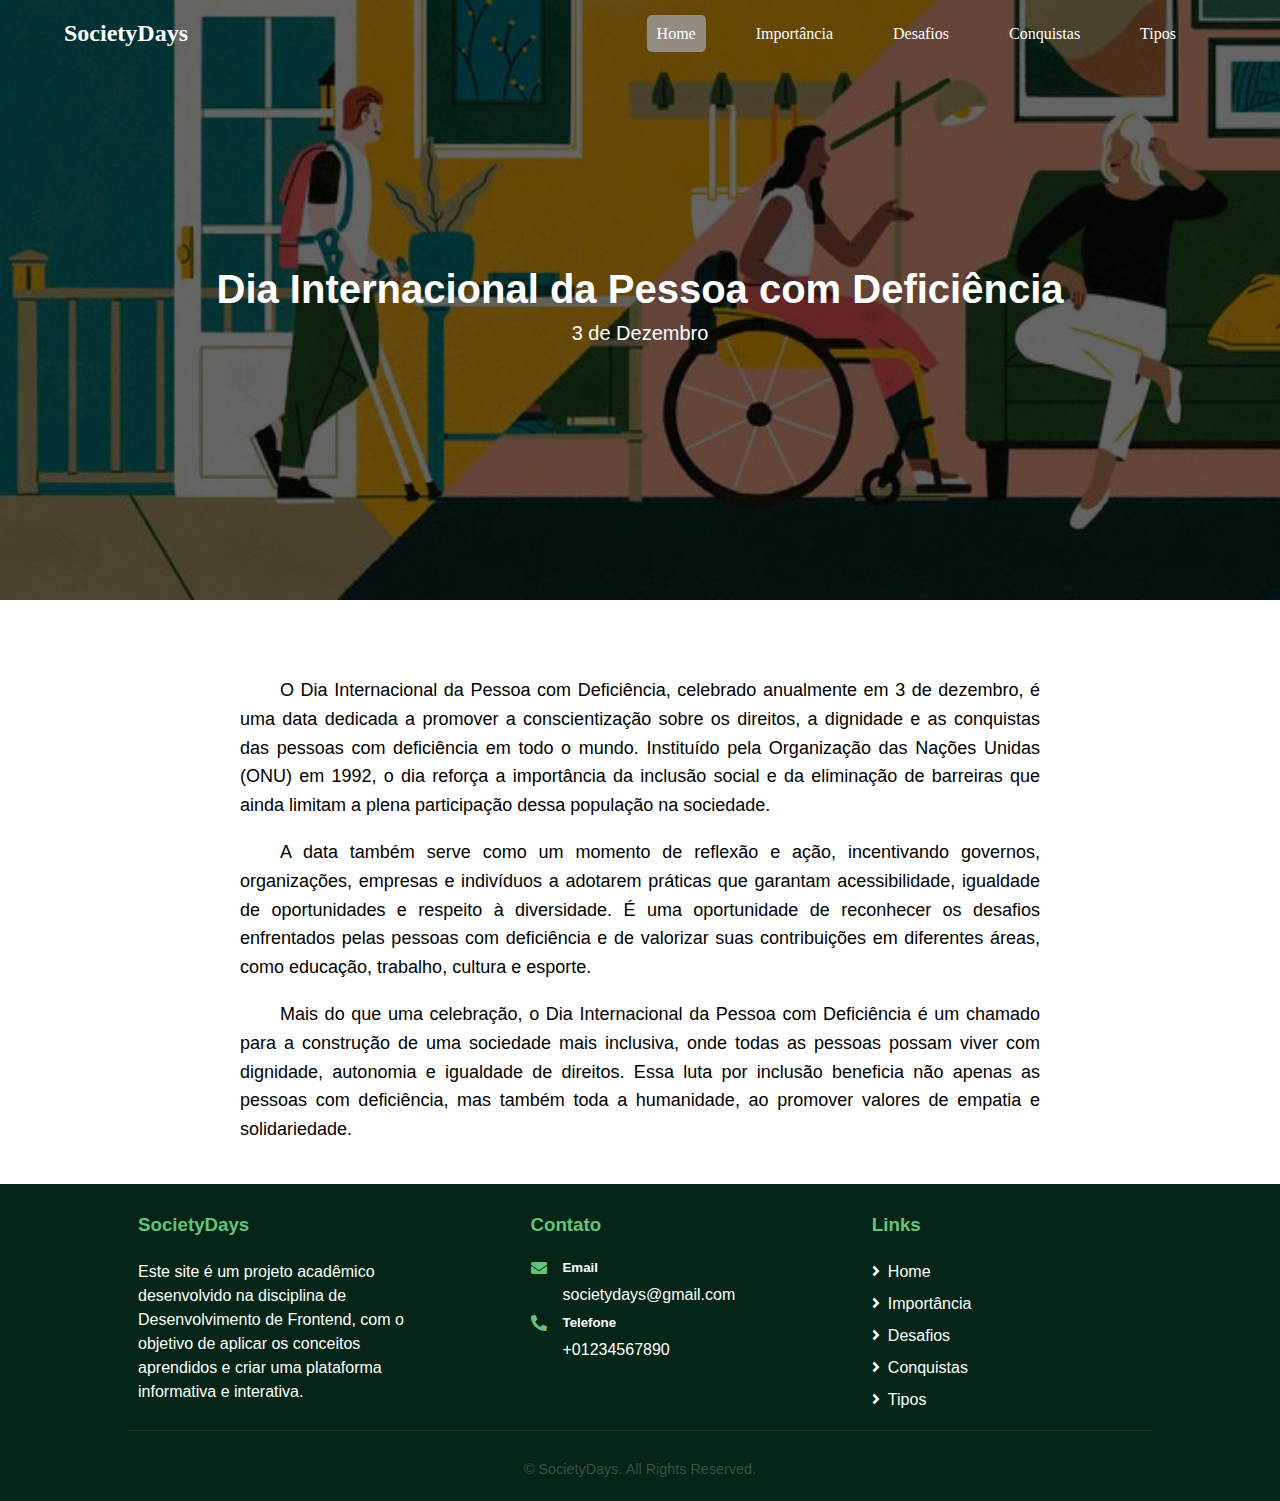
<file: index.html>
<!DOCTYPE html>
<html lang="pt-br">
<head>
    <meta charset="UTF-8">
    <meta name="viewport" content="width=device-width, initial-scale=1.0">
    <title>Home</title>
    <link rel="stylesheet" href="/css/style.css">

    <!-- Font Awesome -->
    <link href="https://cdnjs.cloudflare.com/ajax/libs/font-awesome/5.10.0/css/all.min.css" rel="stylesheet">

    <link rel="apple-touch-icon" sizes="180x180" href="/apple-touch-icon.png">
    <link rel="icon" type="image/png" sizes="32x32" href="/favicon-32x32.png">
    <link rel="icon" type="image/png" sizes="16x16" href="/favicon-16x16.png">
    <link rel="manifest" href="/site.webmanifest">

    <link href="/img/favicon.ico" rel="icon">

</head>
<body>
    <header class="home-header">
        <div class="overlay">
            <div class="header-top">
                <div class="logo">
                <h2>SocietyDays</h2>
                </div>
                <nav class="navbar">
                <ul>
                    <li><a href="index.html" class="active">Home</a></li>
                    <li><a href="importancia.html">Importância</a></li>
                    <li><a href="desafios.html">Desafios</a></li>
                    <li><a href="conquistas.html">Conquistas</a></li>
                    <li><a href="tipos.html">Tipos</a></li>
                </ul>
                </nav>
            </div>
            <div class="title">
                <h2>Dia Internacional da Pessoa com Deficiência</h2>
                <p class="subtitle">3 de Dezembro</p>
            </div>
        </div>
    </header>

    <main>
        <section class="content">
          <!-- <h2>Título do Conteúdo</h2> -->
            <br><br><p>O Dia Internacional da Pessoa com Deficiência, celebrado anualmente em 3 de dezembro, é uma data dedicada a promover a conscientização sobre os direitos, a dignidade e as conquistas das pessoas com deficiência em todo o mundo. Instituído pela Organização das Nações Unidas (ONU) em 1992, o dia reforça a importância da inclusão social e da eliminação de barreiras que ainda limitam a plena participação dessa população na sociedade.</p>
            <br>
            <p>A data também serve como um momento de reflexão e ação, incentivando governos, organizações, empresas e indivíduos a adotarem práticas que garantam acessibilidade, igualdade de oportunidades e respeito à diversidade. É uma oportunidade de reconhecer os desafios enfrentados pelas pessoas com deficiência e de valorizar suas contribuições em diferentes áreas, como educação, trabalho, cultura e esporte.</p>
            <br>
            <p>Mais do que uma celebração, o Dia Internacional da Pessoa com Deficiência é um chamado para a construção de uma sociedade mais inclusiva, onde todas as pessoas possam viver com dignidade, autonomia e igualdade de direitos. Essa luta por inclusão beneficia não apenas as pessoas com deficiência, mas também toda a humanidade, ao promover valores de empatia e solidariedade.</p>
        </section>
    </main>

    <footer> 
        <div class="footer-content">
          <div class="col">
            <div class="logo"></div>
            <a href="" class="navbar-brand font-weight-bold text-primary m-0 mb-4 p-0" style="font-size: 40px; line-height: 40px;">
              <i class="flaticon-043-teddy-bear"></i>
            </a> 
            <h3 class="text-primary mb-4">SocietyDays</h3>
            <p>Este site é um projeto acadêmico desenvolvido na disciplina de Desenvolvimento de Frontend, com o objetivo de aplicar os conceitos aprendidos e criar uma plataforma informativa e interativa.</p>
          </div> <br>
          <div class="col">
            <h3 class="text-primary mb-4">Contato</h3>
              
                <div class="d-flex">
                    <h4 class="fa fa-envelope text-primary"></h4>
                    <div class="pl-3">
                        <h5 class="text-white">Email</h5>
                        <p>societydays@gmail.com</p>
                    </div>
                </div>
                <div class="d-flex">
                    <h4 class="fa fa-phone-alt text-primary"></h4>
                    <div class="pl-3">
                        <h5 class="text-white">Telefone</h5>
                        <p>+01234567890</p>
                    </div>
                </div>
          </div>
          <div class="col">
            <h3 class="text-primary mb-4">Links</h3>
            <p><a href="index.html"><i class="fa fa-angle-right mr-2"></i>Home</a></p>
            <p><a href="importancia.html"><i class="fa fa-angle-right mr-2"></i>Importância</a></p>
            <p><a href="desafios.html"><i class="fa fa-angle-right mr-2"></i>Desafios</a></p>
            <p><a href="conquistas.html"><i class="fa fa-angle-right mr-2"></i>Conquistas</a></p>
            <p><a href="tipos.html"><i class="fa fa-angle-right mr-2"></i>Tipos</a></p>
          </div>
          <div class="container-fluid pt-5 footer-bottom" style="border-top: 1px solid rgba(56, 165, 182, 0.2);">
            <p style="margin: auto; margin-top: -20px;">&copy; SocietyDays. All Rights Reserved.</p>
          </div>
    </footer>

</body>
</html>
</file>
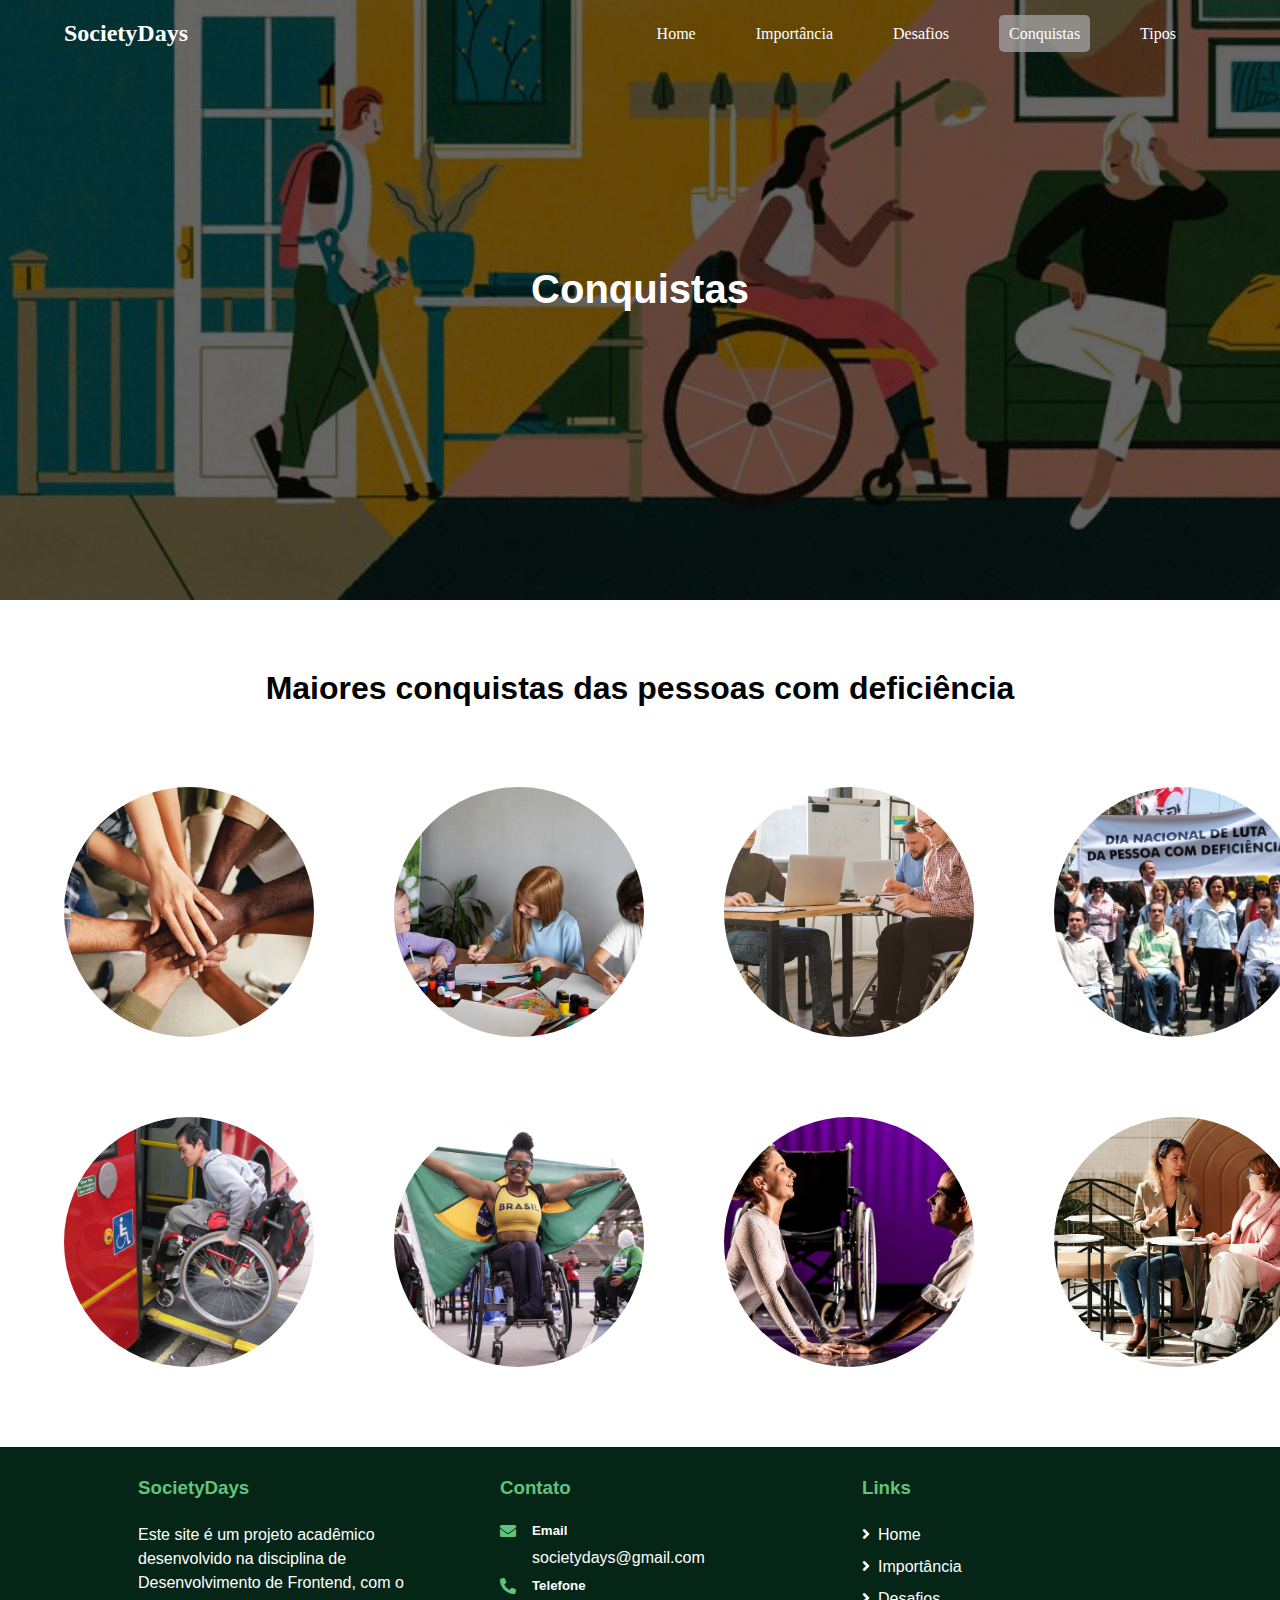
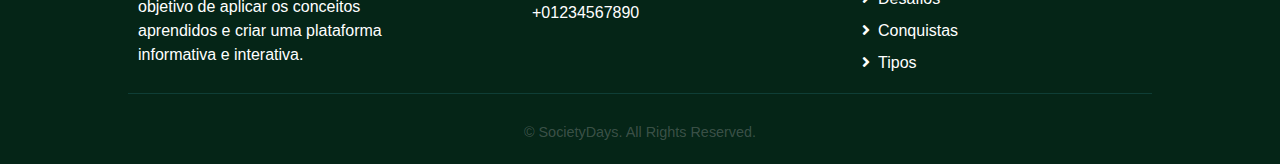
<file: conquistas.html>
<!DOCTYPE html>
<html lang="pt-br">
<head>
    <meta charset="UTF-8">
    <meta name="viewport" content="width=device-width, initial-scale=1.0">
    <title>Conquistas</title>
    <link rel="stylesheet" href="/css/style.css">

    <link href="https://cdnjs.cloudflare.com/ajax/libs/font-awesome/5.10.0/css/all.min.css" rel="stylesheet">

    <link rel="apple-touch-icon" sizes="180x180" href="/apple-touch-icon.png">
    <link rel="icon" type="image/png" sizes="32x32" href="/favicon-32x32.png">
    <link rel="icon" type="image/png" sizes="16x16" href="/favicon-16x16.png">
    <link rel="manifest" href="/site.webmanifest">

    <link href="/img/favicon.ico" rel="icon">
</head>
<body>
    <header class="pag4-header">
        <div class="overlay">
            <div class="header-top">
                <div class="logo">
                <h2>SocietyDays</h2>
                </div>
                <nav class="navbar">
                <ul>
                  <li><a href="index.html">Home</a></li>
                  <li><a href="importancia.html">Importância</a></li>
                  <li><a href="desafios.html">Desafios</a></li>
                  <li><a href="conquistas.html" class="active">Conquistas</a></li>
                  <li><a href="tipos.html">Tipos</a></li>
                </ul>
                </nav>
                </div>
            <div class="title">
                <h2>Conquistas</h2>
            </div>
        </div>
    </header>

    <main>
        <h1 style="text-align: center; margin-top: 70px">Maiores conquistas das pessoas com deficiência </h1>
        <section class="image-cards-section">
          <div class="image-card">
            <img src="/img/a1.webp" alt="Imagem 1">
            <div class="overlay-card">
              <p>Convenção sobre os Direitos das Pessoas com Deficiência (2006)</p>
            </div>
          </div>
          <div class="image-card">
            <img src="/img/a2.jpg" alt="Imagem 2">
            <div class="overlay-card">
              <p>Inclusão Educacional</p>
            </div>
          </div>
          <div class="image-card">
            <img src="/img/a3.jpg" alt="Imagem 3">
            <div class="overlay-card">
              <p>Inclusão no Mercado de Trabalho</p>
            </div>
          </div>
          <div class="image-card">
            <img src="/img/a4.jpg" alt="Imagem 4">
            <div class="overlay-card">
              <p>Protagonismo em Movimentos Sociais</p>
            </div>
          </div>
          <div class="image-card">
            <img src="/img/a5.jpg" alt="Imagem 5">
            <div class="overlay-card">
              <p>Avanços na Acessibilidade</p>
            </div>
          </div>
          <div class="image-card">
            <img src="/img/a6.jpg" alt="Imagem 6">
            <div class="overlay-card">
              <p>Representatividade no Esporte</p>
            </div>
          </div>
          <div class="image-card">
            <img src="/img/a7.jpg" alt="Imagem 7">
            <div class="overlay-card">
              <p>Participação Cultural</p>
            </div>
          </div>
          <div class="image-card">
            <img src="/img/a8.jpg" alt="Imagem 8">
            <div class="overlay-card">
              <p> Reconhecimento de Identidade e Autonomia</p>
            </div>
          </div>
          <!-- <div class="image-card">
            <img src="/img/fundo8.jpg" alt="Imagem 8">
            <div class="overlay-card">
              <p>Frase sobre a imagem 8</p>
            </div>
          </div> -->
        </section>
      </main>

      <footer> 
        <div class="footer-content">
          <div class="col">
            <div class="logo"></div>
            <a href="" class="navbar-brand font-weight-bold text-primary m-0 mb-4 p-0" style="font-size: 40px; line-height: 40px;">
              <i class="flaticon-043-teddy-bear"></i>
            </a> 
            <h3 class="text-primary mb-4">SocietyDays</h3>
            <p>Este site é um projeto acadêmico desenvolvido na disciplina de Desenvolvimento de Frontend, com o objetivo de aplicar os conceitos aprendidos e criar uma plataforma informativa e interativa.</p>
          </div>
          <div class="col">
            <h3 class="text-primary mb-4">Contato</h3>
              
                <div class="d-flex">
                    <h4 class="fa fa-envelope text-primary"></h4>
                    <div class="pl-3">
                        <h5 class="text-white">Email</h5>
                        <p>societydays@gmail.com</p>
                    </div>
                </div>
                <div class="d-flex">
                    <h4 class="fa fa-phone-alt text-primary"></h4>
                    <div class="pl-3">
                        <h5 class="text-white">Telefone</h5>
                        <p>+01234567890</p>
                    </div>
                </div>
          </div>
          <div class="col">
            <h3 class="text-primary mb-4">Links</h3>
            <p><a href="index.html"><i class="fa fa-angle-right mr-2"></i>Home</a></p>
            <p><a href="importancia.html"><i class="fa fa-angle-right mr-2"></i>Importância</a></p>
            <p><a href="desafios.html"><i class="fa fa-angle-right mr-2"></i>Desafios</a></p>
            <p><a href="conquistas.html"><i class="fa fa-angle-right mr-2"></i>Conquistas</a></p>
            <p><a href="tipos.html"><i class="fa fa-angle-right mr-2"></i>Tipos</a></p>
          </div>
          <div class="container-fluid pt-5 footer-bottom" style="border-top: 1px solid rgba(56, 165, 182, 0.2);">
            <p style="margin: auto; margin-top: -20px;">&copy; SocietyDays. All Rights Reserved.</p>
          </div>
    </footer>

</body>
</html>
</file>
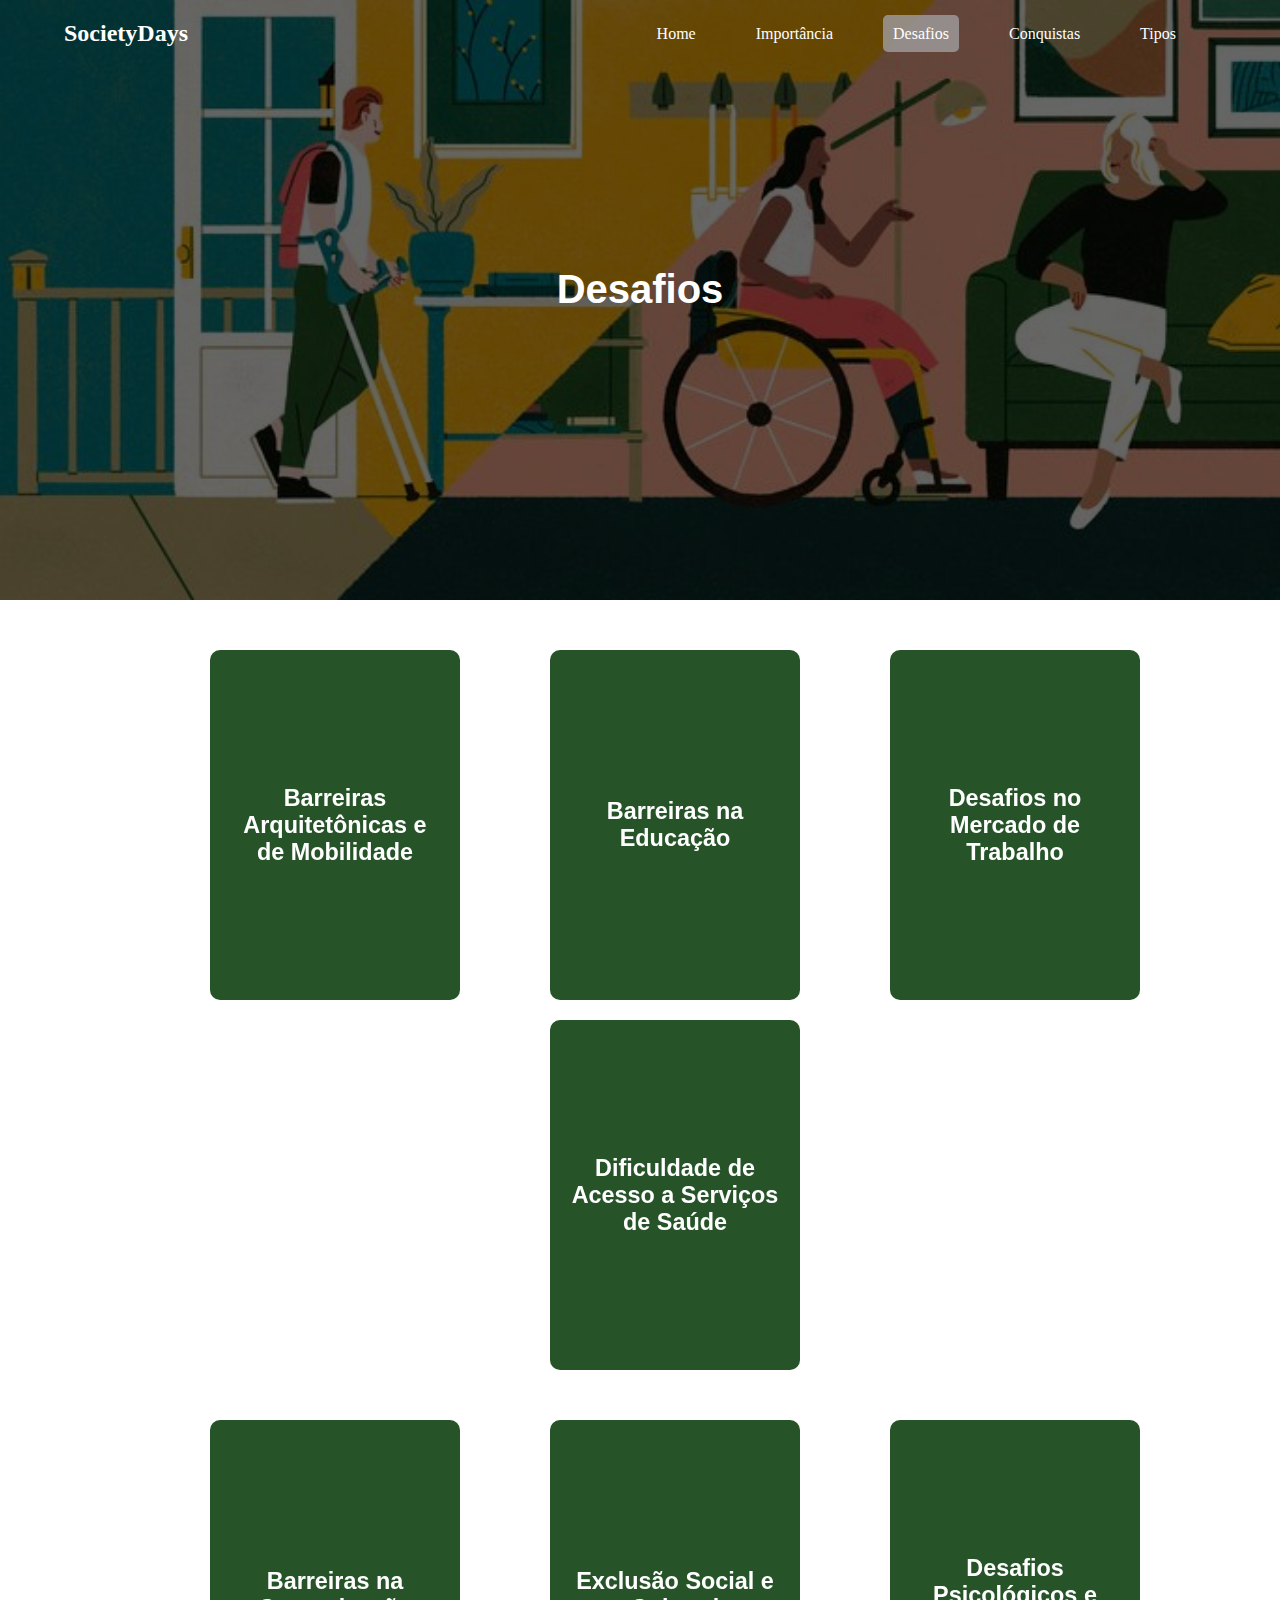
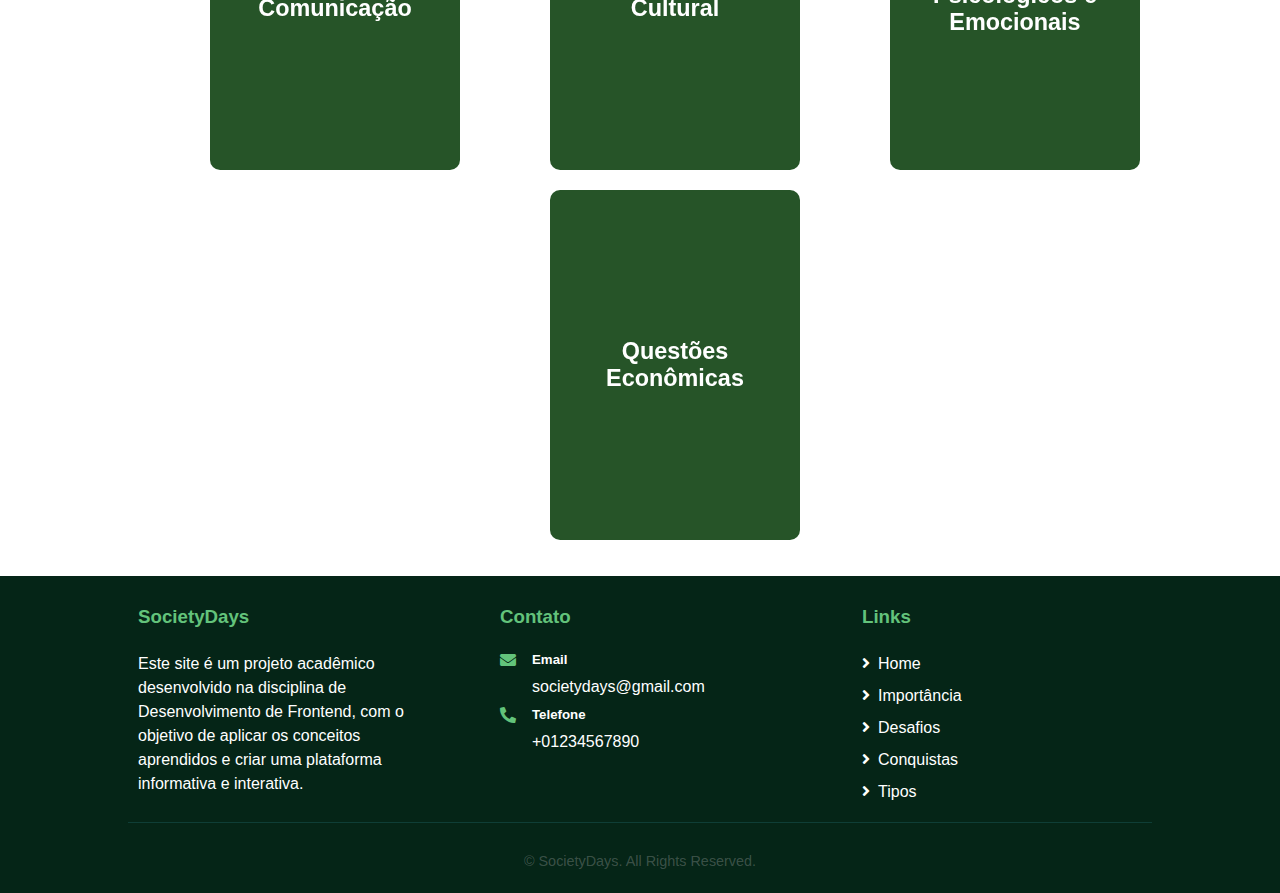
<file: desafios.html>
<!DOCTYPE html>
<html lang="pt-br">
<head>
    <meta charset="UTF-8">
    <meta name="viewport" content="width=device-width, initial-scale=1.0">
    <title>Desafios</title>
    <link rel="stylesheet" href="/css/style.css">

    <link href="https://cdnjs.cloudflare.com/ajax/libs/font-awesome/5.10.0/css/all.min.css" rel="stylesheet">

    <link rel="apple-touch-icon" sizes="180x180" href="/apple-touch-icon.png">
    <link rel="icon" type="image/png" sizes="32x32" href="/favicon-32x32.png">
    <link rel="icon" type="image/png" sizes="16x16" href="/favicon-16x16.png">
    <link rel="manifest" href="/site.webmanifest">

    <link href="/img/favicon.ico" rel="icon">
</head>
<body>
    <header class="pag3-header">
        <div class="overlay">
            <div class="header-top">
                <div class="logo">
                <h2>SocietyDays</h2>
                </div>
                <nav class="navbar">
                <ul>
                  <li><a href="index.html">Home</a></li>
                  <li><a href="importancia.html">Importância</a></li>
                  <li><a href="desafios.html" class="active">Desafios</a></li>
                  <li><a href="conquistas.html">Conquistas</a></li>
                  <li><a href="tipos.html">Tipos</a></li>
                </ul>
                </nav>
                </div>
            <div class="title">
                <h2>Desafios</h2>
            </div>
        </div>
    </header>

    <main>
        <!-- Cards de Projetos -->
        <section class="portfolio">

          <div class="card-a">
            <div class="card-inner">
              <div class="card-front">
                <h3>Barreiras Arquitetônicas e de Mobilidade</h3>
              </div>
              <div class="card-back">
                <p>Falta de acessibilidade em prédios públicos, transportes e espaços urbanos. <br> <br>
                  Calçadas inadequadas, falta de rampas, elevadores adaptados ou pisos táteis. <br> <br>
                  Transporte público sem adaptação para cadeirantes ou pessoas com mobilidade reduzida.</p>
              </div>
            </div>
          </div>
    
          <div class="card-a">
            <div class="card-inner">
              <div class="card-front">
                <h3>Barreiras na Educação</h3>
              </div>
              <div class="card-back">
                <p>Falta de inclusão escolar devido à inadequação de infraestrutura, materiais e professores capacitados. <br> <br>
                  Preconceito e exclusão no ambiente escolar. <br> <br>
                  Dificuldade no acesso a tecnologias assistivas para acompanhar o processo de aprendizagem.
                  </p>
              </div>
            </div>
          </div>
    
          <div class="card-a">
            <div class="card-inner">
              <div class="card-front">
                <h3>Desafios no Mercado de Trabalho</h3>
              </div>
              <div class="card-back">
                <p>Discriminação e preconceito por parte de empregadores. <br> <br>
                  Infraestrutura inadequada no local de trabalho. <br> <br>
                  Falta de oportunidades de qualificação profissional para pessoas com deficiência.</p>
              </div>
            </div>
          </div>

          <div class="card-a">
            <div class="card-inner">
              <div class="card-front">
                <h3>Dificuldade de Acesso a Serviços de Saúde</h3>
              </div>
              <div class="card-back">
                <p>Infraestrutura hospitalar inadequada para pessoas com deficiência física ou visual. <br> <br>
                  Falta de profissionais capacitados para lidar com as necessidades específicas, como intérpretes de Libras. <br> <br>
                  Longas distâncias ou ausência de transporte adaptado para consultas e tratamentos.</p>
              </div>
            </div>
          </div>
          
          

        </section>

        <!-- Cards de Projetos -->
        <section class="portfolio">

          <div class="card-a">
            <div class="card-inner">
              <div class="card-front">
                <h3>Barreiras na Comunicação</h3>
              </div>
              <div class="card-back">
                <p>Falta de intérpretes de Língua Brasileira de Sinais (Libras) em ambientes públicos e privados. <br> <br>
                  Sites, aplicativos e conteúdos digitais sem recursos de acessibilidade, como legendas ou leitores de tela. 
              </div>
            </div>
          </div>

            <div class="card-a">
              <div class="card-inner">
                <div class="card-front">
                  <h3>Exclusão Social e Cultural</h3>
                </div>
                <div class="card-back">
                  <p>Estigmatização e preconceito por parte da sociedade. <br> <br>
                    Dificuldade em participar de eventos culturais, esportivos e sociais devido à falta de adaptação e acessibilidade. <br> <br>
                    Invisibilidade na mídia e em espaços de discussão pública.</p>
                </div>
              </div>
            </div>
      
            <div class="card-a">
              <div class="card-inner">
                <div class="card-front">
                  <h3>Desafios Psicológicos e Emocionais</h3>
                </div>
                <div class="card-back">
                  <p>Isolamento social, decorrente de exclusão ou falta de acessibilidade. <br> <br>
                    Estresse e ansiedade relacionados à discriminação e às dificuldades cotidianas. <br> <br>
                    Menor autoestima devido à percepção de incapacidade imposta por barreiras externas.</p>
                </div>
              </div>
            </div>
      
            <div class="card-a">
              <div class="card-inner">
                <div class="card-front">
                  <h3>Questões Econômicas</h3>
                </div>
                <div class="card-back">
                  <p>Custos elevados de dispositivos e tecnologias assistivas (próteses, cadeiras de rodas, softwares adaptativos). <br> <br>
                    Dependência de programas governamentais que, muitas vezes, não são suficientes para cobrir todas as necessidades.</p>
                </div>
              </div>
            </div>
  
  
          </section>
        
      </main>
      <br><br>
      <footer> 
        <div class="footer-content">
          <div class="col">
            <div class="logo"></div>
            <a href="" class="navbar-brand font-weight-bold text-primary m-0 mb-4 p-0" style="font-size: 40px; line-height: 40px;">
              <i class="flaticon-043-teddy-bear"></i>
            </a> 
            <h3 class="text-primary mb-4">SocietyDays</h3>
            <p>Este site é um projeto acadêmico desenvolvido na disciplina de Desenvolvimento de Frontend, com o objetivo de aplicar os conceitos aprendidos e criar uma plataforma informativa e interativa.</p>
          </div>
          <div class="col">
            <h3 class="text-primary mb-4">Contato</h3>
              
                <div class="d-flex">
                    <h4 class="fa fa-envelope text-primary"></h4>
                    <div class="pl-3">
                        <h5 class="text-white">Email</h5>
                        <p>societydays@gmail.com</p>
                    </div>
                </div>
                <div class="d-flex">
                    <h4 class="fa fa-phone-alt text-primary"></h4>
                    <div class="pl-3">
                        <h5 class="text-white">Telefone</h5>
                        <p>+01234567890</p>
                    </div>
                </div>
          </div>
          <div class="col">
            <h3 class="text-primary mb-4">Links</h3>
            <p><a href="index.html"><i class="fa fa-angle-right mr-2"></i>Home</a></p>
            <p><a href="importancia.html"><i class="fa fa-angle-right mr-2"></i>Importância</a></p>
            <p><a href="desafios.html"><i class="fa fa-angle-right mr-2"></i>Desafios</a></p>
            <p><a href="conquistas.html"><i class="fa fa-angle-right mr-2"></i>Conquistas</a></p>
            <p><a href="tipos.html"><i class="fa fa-angle-right mr-2"></i>Tipos</a></p>
          </div>
          <div class="container-fluid pt-5 footer-bottom" style="border-top: 1px solid rgba(56, 165, 182, 0.2);">
            <p style="margin: auto; margin-top: -20px;">&copy; SocietyDays. All Rights Reserved.</p>
          </div>
    </footer>

</body>
</html>
</file>
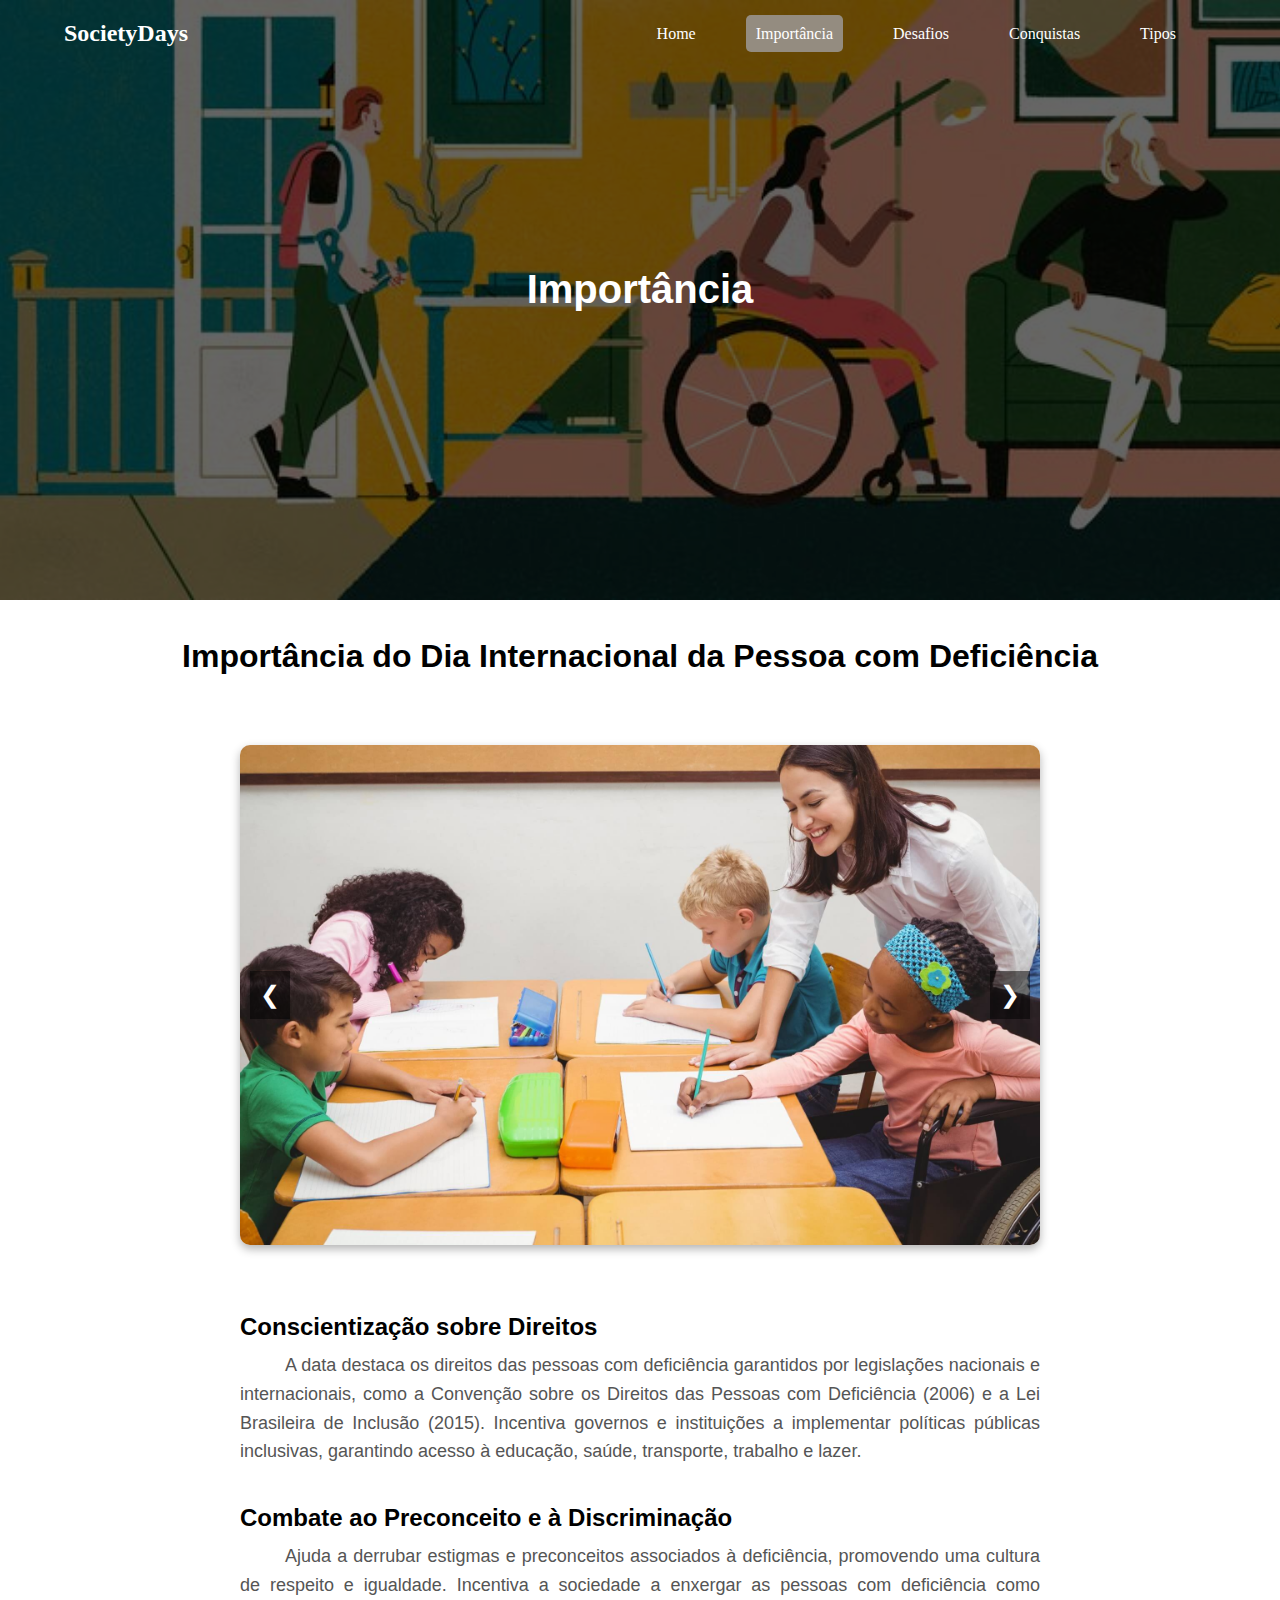
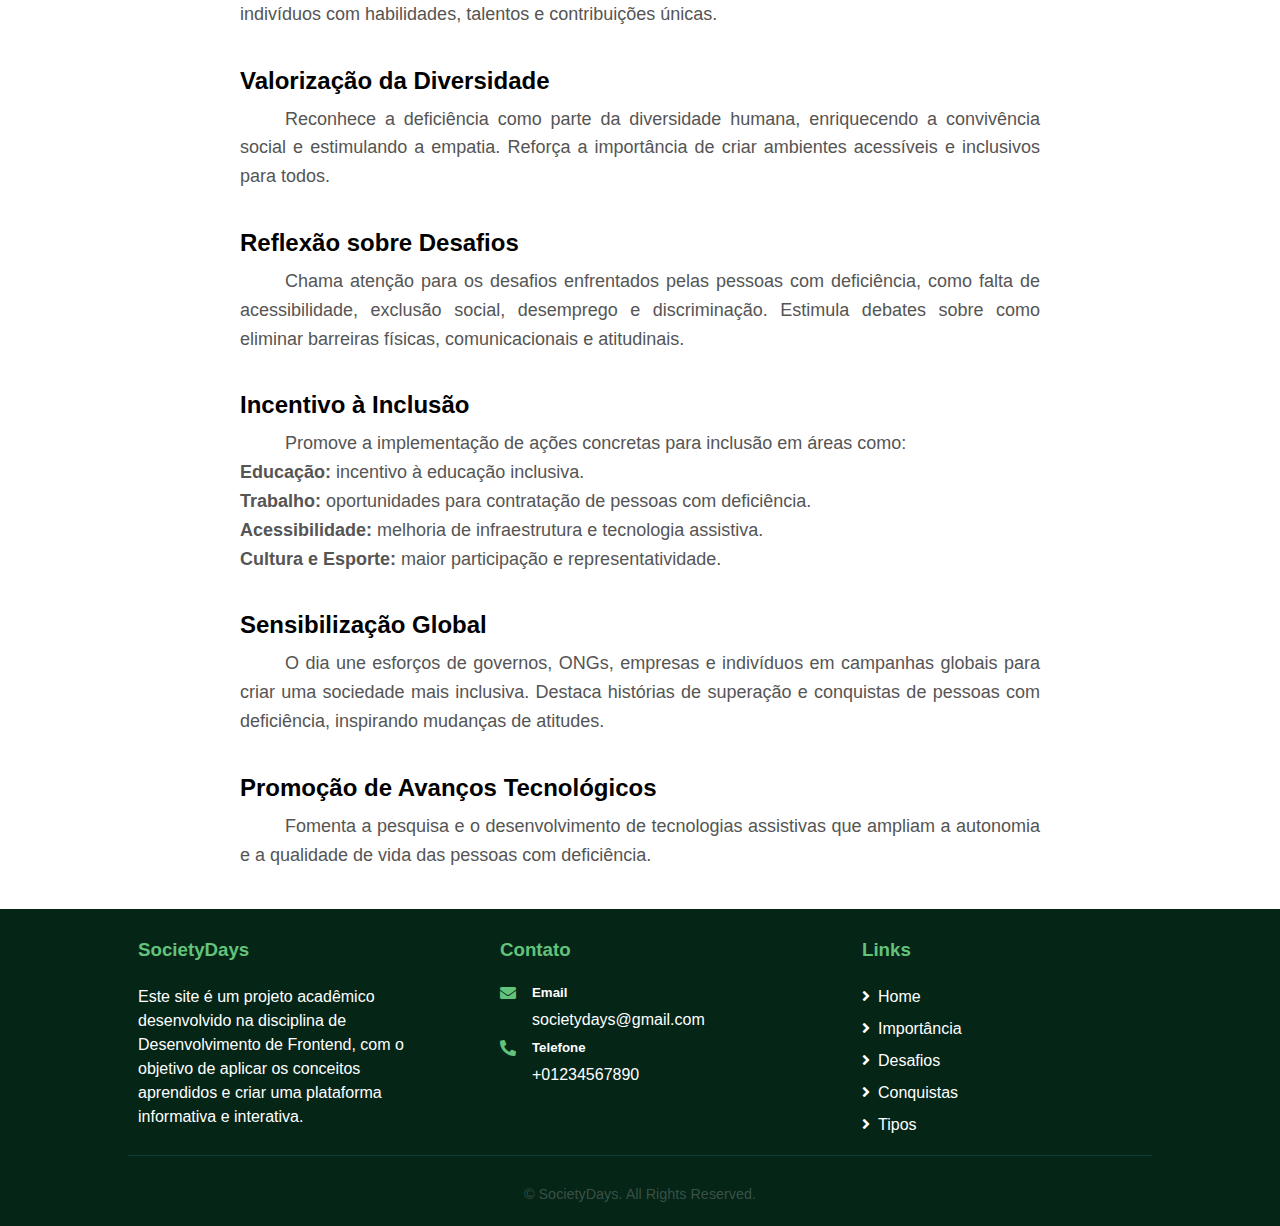
<file: importancia.html>
<!DOCTYPE html>
<html lang="pt-br">
<head>
    <meta charset="UTF-8">
    <meta name="viewport" content="width=device-width, initial-scale=1.0">
    <title>Importância</title>
    <link rel="stylesheet" href="/css/style.css">

    <link href="https://cdnjs.cloudflare.com/ajax/libs/font-awesome/5.10.0/css/all.min.css" rel="stylesheet">

    <link rel="apple-touch-icon" sizes="180x180" href="/apple-touch-icon.png">
    <link rel="icon" type="image/png" sizes="32x32" href="/favicon-32x32.png">
    <link rel="icon" type="image/png" sizes="16x16" href="/favicon-16x16.png">
    <link rel="manifest" href="/site.webmanifest">

    <link href="/img/favicon.ico" rel="icon">
</head>
<body>
    <header class="pag5-header">
        <div class="overlay">
            <div class="header-top">
                <div class="logo">
                <h2>SocietyDays</h2>
                </div>
                <nav class="navbar">
                <ul>
                  <li><a href="index.html">Home</a></li>
                  <li><a href="importancia.html" class="active">Importância</a></li>
                  <li><a href="desafios.html">Desafios</a></li>
                  <li><a href="conquistas.html">Conquistas</a></li>
                  <li><a href="tipos.html">Tipos</a></li>
                </ul>
                </nav>
                </div>
            <div class="title">
                <h2>Importância</h2>
            </div>
        </div>
    </header>
    <br>
    <section class="text-section">
        <h1>Importância do Dia Internacional da Pessoa com Deficiência</h1>
        <section class="gallery">
          <div class="slider">
            <button class="prev">❮</button>
            <div class="slider-container">
              <img src="/img/sala-de-aula-inclusiva.jpg" alt="Foto 1" class="active">
              <img src="/img/5.jpg" alt="Foto 2">
              <img src="/img/3.jpg" alt="Foto 3">
              <img src="/img/basquete-cad.jpg" alt="Foto 4">
            </div>
            <button class="next">❯</button>
          </div>
        </section>
        <div class="subtitle-text">
          <br><h3>Conscientização sobre Direitos</h3>
          <p>A data destaca os direitos das pessoas com deficiência garantidos por legislações nacionais e internacionais, como a Convenção sobre os Direitos das Pessoas com Deficiência (2006) e a Lei Brasileira de Inclusão (2015).
            Incentiva governos e instituições a implementar políticas públicas inclusivas, garantindo acesso à educação, saúde, transporte, trabalho e lazer.</p>
        </div>
        <div class="subtitle-text">
          <br><h3>Combate ao Preconceito e à Discriminação</h3>
          <p>Ajuda a derrubar estigmas e preconceitos associados à deficiência, promovendo uma cultura de respeito e igualdade.
            Incentiva a sociedade a enxergar as pessoas com deficiência como indivíduos com habilidades, talentos e contribuições únicas.</p>
        </div>
        <div class="subtitle-text">
          <br><h3> Valorização da Diversidade</h3>
          <p>Reconhece a deficiência como parte da diversidade humana, enriquecendo a convivência social e estimulando a empatia.
            Reforça a importância de criar ambientes acessíveis e inclusivos para todos.</p>
        </div>
        <div class="subtitle-text">
          <br><h3>Reflexão sobre Desafios</h3>
          <p>Chama atenção para os desafios enfrentados pelas pessoas com deficiência, como falta de acessibilidade, exclusão social, desemprego e discriminação.
            Estimula debates sobre como eliminar barreiras físicas, comunicacionais e atitudinais.</p>
        </div>
        <div class="subtitle-text">
          <br><h3>Incentivo à Inclusão</h3>
          <p>Promove a implementação de ações concretas para inclusão em áreas como:
            <br><strong>Educação:</strong> incentivo à educação inclusiva.
            <br><strong>Trabalho:</strong> oportunidades para contratação de pessoas com deficiência.
            <br><strong>Acessibilidade:</strong> melhoria de infraestrutura e tecnologia assistiva.
            <br><strong>Cultura e Esporte:</strong> maior participação e representatividade.</p>
        </div>
        <div class="subtitle-text">
          <br><h3>Sensibilização Global</h3>
          <p>O dia une esforços de governos, ONGs, empresas e indivíduos em campanhas globais para criar uma sociedade mais inclusiva.
            Destaca histórias de superação e conquistas de pessoas com deficiência, inspirando mudanças de atitudes.</p>
        </div>
        <div class="subtitle-text">
          <br><h3>Promoção de Avanços Tecnológicos</h3>
          <p>Fomenta a pesquisa e o desenvolvimento de tecnologias assistivas que ampliam a autonomia e a qualidade de vida das pessoas com deficiência.</p>
        </div>
      </section>
  
      
    

      <footer> 
        <div class="footer-content">
          <div class="col">
            <div class="logo"></div>
            <a href="" class="navbar-brand font-weight-bold text-primary m-0 mb-4 p-0" style="font-size: 40px; line-height: 40px;">
              <i class="flaticon-043-teddy-bear"></i>
            </a> 
            <h3 class="text-primary mb-4">SocietyDays</h3>
            <p>Este site é um projeto acadêmico desenvolvido na disciplina de Desenvolvimento de Frontend, com o objetivo de aplicar os conceitos aprendidos e criar uma plataforma informativa e interativa.</p>
          </div>
          <div class="col">
            <h3 class="text-primary mb-4">Contato</h3>
              
                <div class="d-flex">
                    <h4 class="fa fa-envelope text-primary"></h4>
                    <div class="pl-3">
                        <h5 class="text-white">Email</h5>
                        <p>societydays@gmail.com</p>
                    </div>
                </div>
                <div class="d-flex">
                    <h4 class="fa fa-phone-alt text-primary"></h4>
                    <div class="pl-3">
                        <h5 class="text-white">Telefone</h5>
                        <p>+01234567890</p>
                    </div>
                </div>
          </div>
          <div class="col">
            <h3 class="text-primary mb-4">Links</h3>
            <p><a href="index.html"><i class="fa fa-angle-right mr-2"></i>Home</a></p>
            <p><a href="importancia.html"><i class="fa fa-angle-right mr-2"></i>Importância</a></p>
            <p><a href="desafios.html"><i class="fa fa-angle-right mr-2"></i>Desafios</a></p>
            <p><a href="conquistas.html"><i class="fa fa-angle-right mr-2"></i>Conquistas</a></p>
            <p><a href="tipos.html"><i class="fa fa-angle-right mr-2"></i>Tipos</a></p>
          </div>
          <div class="container-fluid pt-5 footer-bottom" style="border-top: 1px solid rgba(56, 165, 182, 0.2);">
            <p style="margin: auto; margin-top: -20px;">&copy; SocietyDays. All Rights Reserved.</p>
          </div>
    </footer>
    
      <script src="/js/script.js"></script>
    
</body>
</html>
</file>
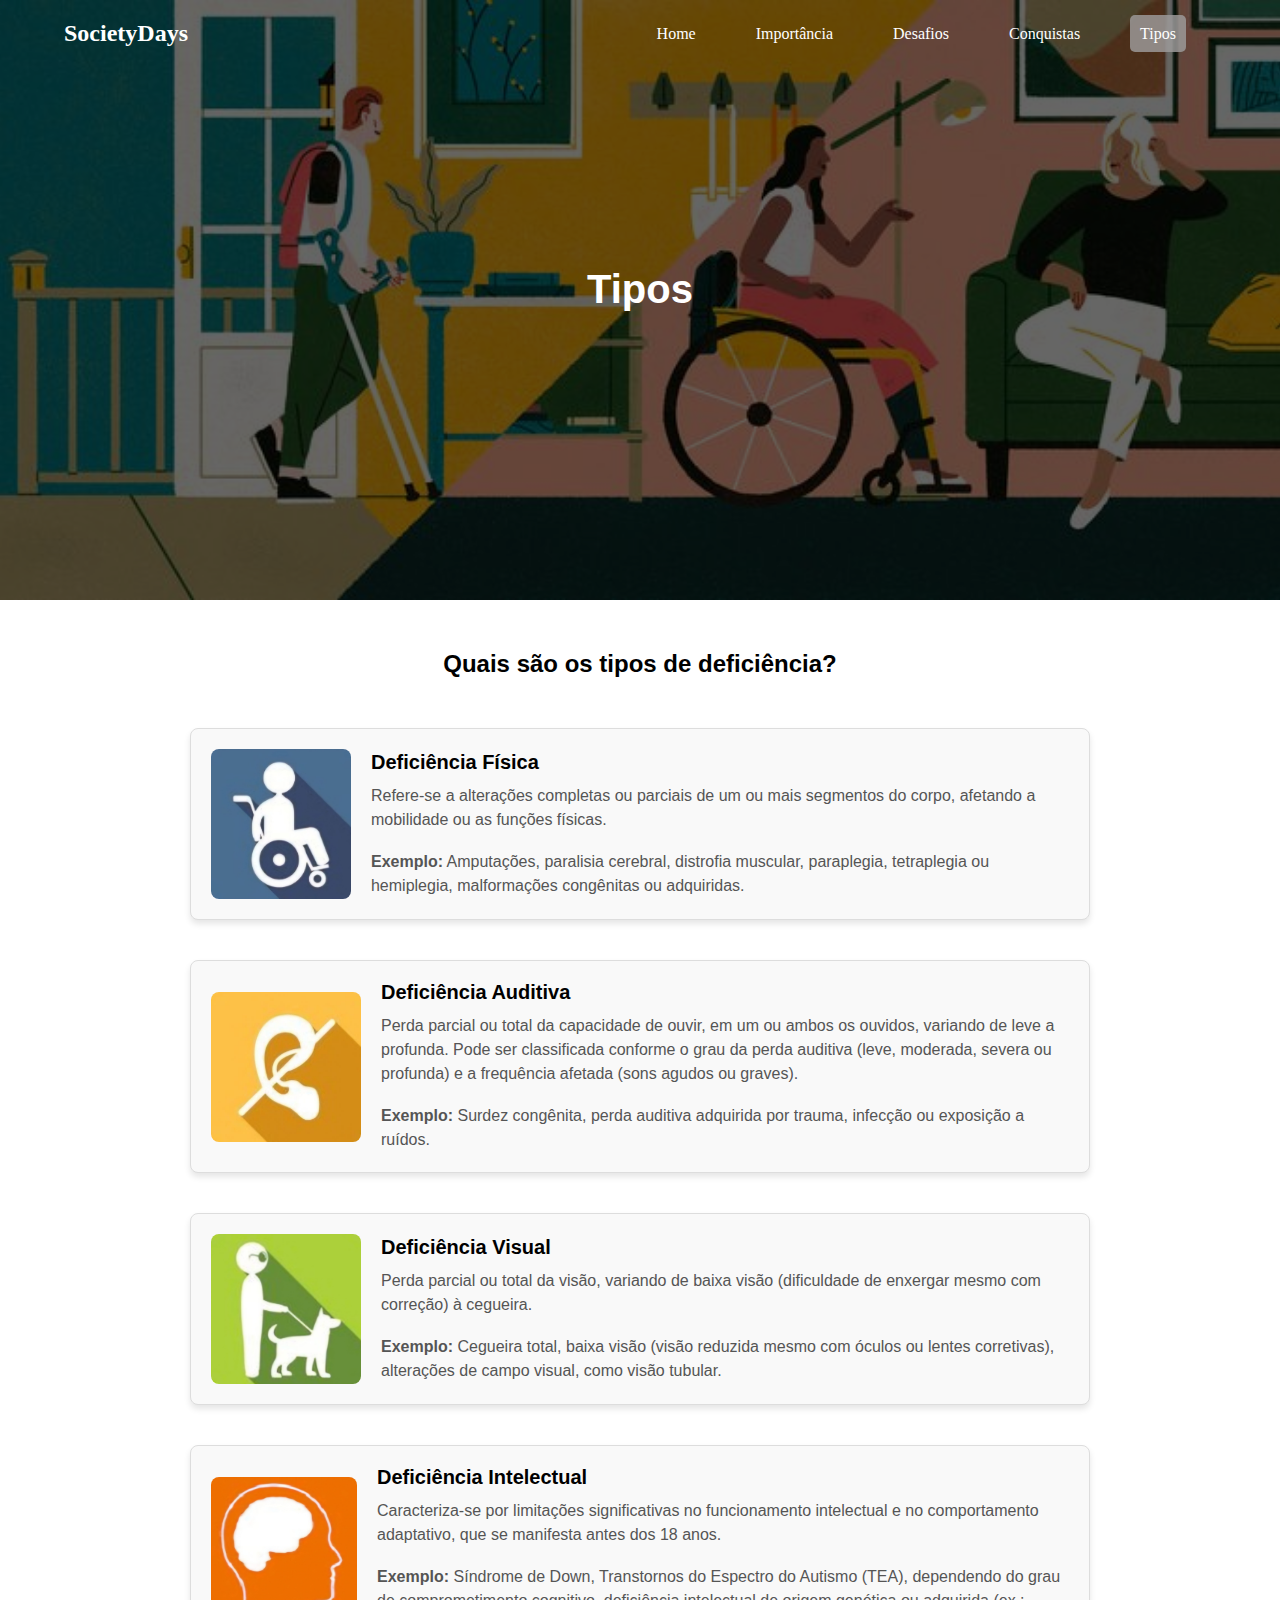
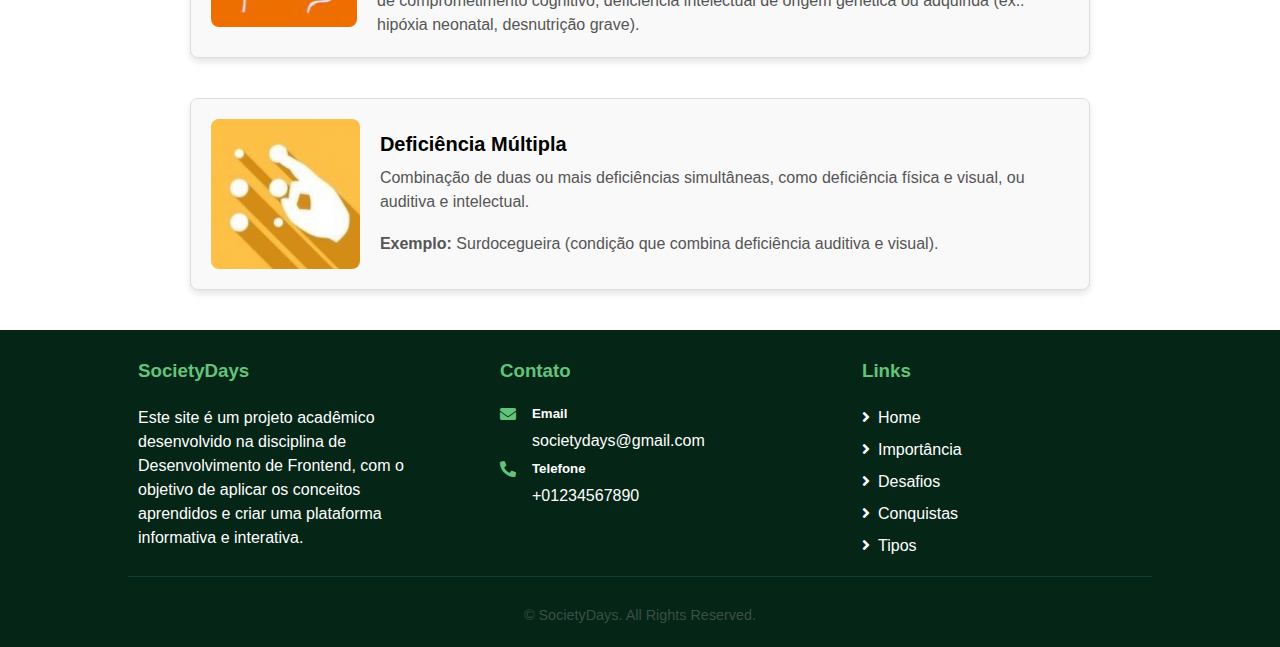
<file: tipos.html>
<!DOCTYPE html>
<html lang="en">
<head>
    <meta charset="UTF-8">
    <meta name="viewport" content="width=device-width, initial-scale=1.0">
    <title>Tipos de Deficiência</title>
    <link rel="stylesheet" href="/css/style.css">

    <link href="https://cdnjs.cloudflare.com/ajax/libs/font-awesome/5.10.0/css/all.min.css" rel="stylesheet">

    <link rel="apple-touch-icon" sizes="180x180" href="/apple-touch-icon.png">
    <link rel="icon" type="image/png" sizes="32x32" href="/favicon-32x32.png">
    <link rel="icon" type="image/png" sizes="16x16" href="/favicon-16x16.png">
    <link rel="manifest" href="/site.webmanifest">

    <link href="/img/favicon.ico" rel="icon">
</head>
<body>
    <header class="pag2-header">
        <div class="overlay">
            <div class="header-top">
                <div class="logo">
                <h2>SocietyDays</h2>
                </div>
                <nav class="navbar">
                <ul>
                  <li><a href="index.html">Home</a></li>
                  <li><a href="importancia.html">Importância</a></li>
                  <li><a href="desafios.html">Desafios</a></li>
                  <li><a href="conquistas.html">Conquistas</a></li>
                  <li><a href="tipos.html" class="active">Tipos</a></li>
                </ul>
                </nav>
                </div>
            <div class="title">
                <h2>Tipos</h2>
            </div>
        </div>
    </header>

    <h2 style="padding-top: 50px; padding-bottom: 10px; text-align: center;">Quais são os tipos de deficiência?</h2>

    <main>
        <section class="cards-b">
          <div class="card-b">
            <img src="/img/fisica3.1.jfif" alt="Imagem 1">
            <div class="card-content-b">
              <h3>Deficiência Física</h3>
              <p>Refere-se a alterações completas ou parciais de um ou mais segmentos do corpo, afetando a mobilidade ou as funções físicas.</p>
              <br><p><strong>Exemplo:</strong> Amputações, paralisia cerebral, distrofia muscular, paraplegia, tetraplegia ou hemiplegia, malformações congênitas ou adquiridas. </p>
            </div>
          </div>
          <div class="card-b">
            
            <img src="/img/auditiva3.jfif" alt="Imagem 2">
            <div class="card-content-b">
              <h3>Deficiência Auditiva</h3>
              <p>Perda parcial ou total da capacidade de ouvir, em um ou ambos os ouvidos, variando de leve a profunda. Pode ser classificada conforme o grau da perda auditiva (leve, moderada, severa ou profunda) e a frequência afetada (sons agudos ou graves).</p>
              <br><p><strong>Exemplo: </strong>Surdez congênita, perda auditiva adquirida por trauma, infecção ou exposição a ruídos.</p>  
            </div>
          </div>
          <div class="card-b">
            
            <img src="/img/visual3.1.jfif" alt="Imagem 3">
            <div class="card-content-b">
              <h3>Deficiência Visual</h3>
              <p>Perda parcial ou total da visão, variando de baixa visão (dificuldade de enxergar mesmo com correção) à cegueira.</p>
              <br><p><strong>Exemplo: </strong>Cegueira total, baixa visão (visão reduzida mesmo com óculos ou lentes corretivas), alterações de campo visual, como visão tubular.</p>  
            </div>
          </div>
          
          <div class="card-b">
            <img src="/img/intelectual2.jfif" alt="Imagem 3">
            <div class="card-content-b">
              <h3>Deficiência Intelectual</h3>
              <p>Caracteriza-se por limitações significativas no funcionamento intelectual e no comportamento adaptativo, que se manifesta antes dos 18 anos.</p>
              <br><p><strong>Exemplo: </strong>Síndrome de Down, Transtornos do Espectro do Autismo (TEA), dependendo do grau de comprometimento cognitivo, deficiência intelectual de origem genética ou adquirida (ex.: hipóxia neonatal, desnutrição grave).</p>
            </div>
          </div>
          
          <div class="card-b">
            <img src="/img/braille.jfif" alt="Imagem 3">
            <div class="card-content-b">
              <h3>Deficiência Múltipla</h3>
              <p>Combinação de duas ou mais deficiências simultâneas, como deficiência física e visual, ou auditiva e intelectual.</p>
              <br><p><strong>Exemplo: </strong>Surdocegueira (condição que combina deficiência auditiva e visual).</p>
            </div>
          </div>
        </section>
    
      </main>

    <footer> 
      <div class="footer-content">
        <div class="col">
          <div class="logo"></div>
          <a href="" class="navbar-brand font-weight-bold text-primary m-0 mb-4 p-0" style="font-size: 40px; line-height: 40px;">
            <i class="flaticon-043-teddy-bear"></i>
          </a> 
          <h3 class="text-primary mb-4">SocietyDays</h3>
          <p>Este site é um projeto acadêmico desenvolvido na disciplina de Desenvolvimento de Frontend, com o objetivo de aplicar os conceitos aprendidos e criar uma plataforma informativa e interativa.</p>
        </div>
        <div class="col">
          <h3 class="text-primary mb-4">Contato</h3>
            
              <div class="d-flex">
                  <h4 class="fa fa-envelope text-primary"></h4>
                  <div class="pl-3">
                      <h5 class="text-white">Email</h5>
                      <p>societydays@gmail.com</p>
                  </div>
              </div>
              <div class="d-flex">
                  <h4 class="fa fa-phone-alt text-primary"></h4>
                  <div class="pl-3">
                      <h5 class="text-white">Telefone</h5>
                      <p>+01234567890</p>
                  </div>
              </div>
        </div>
        <div class="col">
          <h3 class="text-primary mb-4">Links</h3>
          <p><a href="index.html"><i class="fa fa-angle-right mr-2"></i>Home</a></p>
          <p><a href="importancia.html"><i class="fa fa-angle-right mr-2"></i>Importância</a></p>
          <p><a href="desafios.html"><i class="fa fa-angle-right mr-2"></i>Desafios</a></p>
          <p><a href="conquistas.html"><i class="fa fa-angle-right mr-2"></i>Conquistas</a></p>
          <p><a href="tipos.html"><i class="fa fa-angle-right mr-2"></i>Tipos</a></p>
        </div>
        <div class="container-fluid pt-5 footer-bottom" style="border-top: 1px solid rgba(56, 165, 182, 0.2);">
          <p style="margin: auto; margin-top: -20px;">&copy; SocietyDays. All Rights Reserved.</p>
        </div>
  </footer>

</body>
</html>
</file>
<file: css/style.css>
* {
    margin: 0;
    padding: 0;
    box-sizing: border-box;
  }
  
  .subtitle {
    font-size: 20px;
    color: white;
    margin-top: 10px;
  }

 
  body {
    font-family: Arial, sans-serif;
  }

  header {
    position: relative;
    width: 100%;
    height: 600px;
    /* background: url('/img/foto1.jpg') no-repeat center center/cover; */
    background: url('/img/fundo04.jpg') no-repeat center center;
    background-size: cover; /* Ajusta a imagem para cobrir toda a área do header */
    background-position: center center; /*Garante que a imagem fique centralizada
    /* background-position: top center; */
    /* font-family:Georgia, 'Times New Roman', Times, serif ; */
  }
  
  .overlay {
    position: absolute;
    top: 0;
    left: 0;
    width: 100%;
    height: 100%;
    background-color: rgba(0, 0, 0, 0.6); /* Escurece a imagem */
    display: flex;
    flex-direction: column;
    /* justify-content: space-between; */
    justify-content: center; /* Centraliza o conteúdo verticalmente */
    /* align-items: center; */
    text-align: center;
  }
  
  .header-top {
    display: flex;
    justify-content: space-between;
    align-items: center;
    padding: 20px 5%;
    font-family: Georgia, 'Times New Roman', Times, serif;
  }
  
  .logo h2 {
    color: white;
    /* font-size: 24px; */
    text-align: left;
  }
  

  .navbar ul {
    list-style: none;
    display: flex;
    gap: 40px;
    padding: 0;
    display: flex;
    margin-right: 30px;
    margin-left: 30px;
  }
  
  /* .navbar ul li { */
    /* display: inline; */
    /* margin-right: 40px; */
    /* padding: 10px 05px; */
  /* } */
  
  .navbar ul li a {
    text-decoration: none;
    color: white;
    font-size: 16px;
    padding: 10px;
    /* transition: color 0.3s; */
    /* background-color: rgba(255, 255, 255, 0.2); */
  }
  
  .navbar ul li a:hover {
    /* color: #FFD700; Cor do hover #6c6c6c   484848*/
    background-color:#9e9b9bd2;
    border-radius: 5px;
    padding: 10px;
    /* gap: 0px; */
    
  }
  
  .title {
     /* display: flex; */
    justify-content: center;
    align-items: center;
    height: 100%; /* Faz o título ocupar toda a altura */
    text-align: center; 
    color: white;
    padding-top: 200px;
    padding-bottom: 200px;
  }
  
  .title h2 {
    color: white; 
    font-size: 40px;
    margin: 0;
  }

  .subtitle {
    font-size: 20px;
    color: white;
    margin-top: 10px; /* Espaçamento entre título e subtítulo */
    font-weight: lighter; /* Dá um estilo diferente para o subtítulo */
    
  }
  
  .navbar ul li a.active {
    background-color: #9e9b9bd2; /* Cor para o item ativo */
    border-radius: 5px;
    color: white;
  }

 /* ----------------------------------------------------------------------------------------------------------------------------------  */

  /* .home-header {
    background: url('/img/fundo1.jpg') no-repeat center center;
    background-size: cover;
    /* width: 1000; */
    /* height: 930px; */
    /* background-position: center center; */

/* 
  .pag2-header {
    background: url('/img/foto2.jpg') no-repeat center center;
    background-size: cover;
    background-position: center center;
  } */
/* 
  .pag3-header {
    background: url('/img/foto3.jpg') no-repeat center center;
    background-size: cover;
    background-position: center center;
  } */
/* 
  .pag4-header {
    background: url('/img/foto4.jpg') no-repeat center center;
    background-size: cover;
    background-position: center center;
  } */
/* 
  .pag5-header {
    background: url('/img/fundo3.jpg') no-repeat center center;
    background-size: cover;
    background-position: center center;
  } */ 

  /* ------------------------------------------------------------------------------------------------------------ */

  main .content {
    padding: 40px 5%;
    text-align: center;
  }
  
  main .content h2 {
    font-size: 34px;
    margin-bottom: 20px;
  }
  
  main .content p {
    font-size: 18px;
    line-height: 1.6;
    text-align: justify;
    width: 800px;
    /* align-items: center; */
    margin: auto;
    text-indent: 2.5rem;
    /* font-size: 20px; */
  }

  /* ---------------------------------------------------------------------------------------------------------- */

  footer {
    background-color: #052517;
    /* background-color: var(--cor1); */
    color: #ffffff;
    padding: 20px 10%; /* Adiciona espaço uniforme nas laterais */
    text-align: center;
  }
  
  footer p {
    line-height: 1.5em;
    text-indent: 0px;
  }
  
  footer .footer-content {
    display: flex;
    justify-content: space-between; /* Espaço uniforme entre as colunas */
    align-items: flex-start; /* Alinha o conteúdo das colunas no topo */
    gap: 5%; /* Espaçamento proporcional entre colunas */
    flex-wrap: wrap; /* Permite que as colunas quebrem para a próxima linha em telas menores */
    max-width: 1200px; /* Limita a largura máxima do footer */
    margin: 0 auto; /* Centraliza o conteúdo */
  }
  
  footer .col {
    flex: 1; /* As colunas ocupam espaço igual */
    max-width: 300px; /* Define uma largura máxima para evitar colunas muito grandes */
    text-align: left;
    padding: 10px; /* Adiciona um pequeno espaçamento interno */
  }
  
  footer .col p,
  footer .col a {
    margin: 8px 0; /* Espaçamento uniforme entre textos */
  }
  
  footer .col a {
    color: #ffffff;
    text-decoration: none;
    transition: all 0.3s;
  }
  
  footer .col a:hover {
    text-decoration: underline;
  }
  
  /* Ícones */
  footer .icon-email::before {
    content: "✉"; /* Ícone de email */
    margin-right: 5px;
  }
  
  footer .icon-phone::before {
    content: "☎"; /* Ícone de telefone */
    margin-right: 5px;
  }
  
  footer .icon-link::before {
    content: ">"; /* Ícone antes dos links */
    margin-right: 5px;
    color: #bbb; /* Dá um tom mais claro ao ícone */
  }
  
  /* Linha de separação no rodapé */
  footer hr {
    border: none;
    border-top: 1px solid #555;
    margin: 20px 0;
  }
  
  footer .footer-bottom p {
    font-size: 0.9rem;
    color: #bbbbbb4d;
    text-align: center;
  }

  .text-primary {
    /* color: var(--cor7) !important; */
    color: #63c37b;
  }
  
  a.text-primary:hover, a.text-primary:focus {
    color: #24a86e;
  }

  .mb-4 {
    margin-bottom: 1.5rem !important;
  }

  .d-flex {
    display: flex !important;
  }

  .pl-3 {
    padding-left: 1rem !important;
  }

  .mr-2 {
    margin-right: 0.5rem !important;
  }

  .pt-5 {
  padding-top: 3rem !important;
}

  .container-fluid {
    display: flex;
    flex-wrap: wrap;
    align-items: center;
    justify-content: space-between;
    width: 100%;
    padding-right: 15px;
    padding-left: 15px;
    margin-right: auto;
    margin-left: auto;
    flex-wrap: nowrap;
    /* background-color: #117a8b; */
  }

  .container-fluid.page-header.d-flex.flex-column.align-items-center.justify-content-center.pt-0.pt-lg-5.mb-5 {
    /* margin-bottom: 40px; */
    background-color:cadetblue;
    padding-bottom: 100px;
    height: 250px;
    /* margin-bottom: -40px; */
    }

  .text-white {
    color: #ffffff !important;
    /* color: #000; */
    /* color:  var(--cor1); */
  }

  /* ----------------------------------------------------------------------------------------------------------------------------- */

  /* Página 2*/

  .cards-b {
    display: flex;
    flex-direction: column;
    align-items: center; /* Centraliza os cards horizontalmente */
    padding: 40px 5%;
    gap: 40px; /* Espaço entre os cards */
    /* margin-bottom: 40px; */
  }
  
  .card-b {
    display: flex;
    align-items: center;
    background-color: #f9f9f9;
    border: 1px solid #ddd;
    border-radius: 8px;
    padding: 20px;
    width: 80%; /* Define a largura dos cards */
    max-width: 900px; /* Limita a largura máxima dos cards */
    box-shadow: 0 4px 6px rgba(0, 0, 0, 0.1);
  }
  
  .card-b img {
    width: 150px;
    height: 150px;
    object-fit: cover;
    border-radius: 8px;
    margin-right: 20px; /* Espaço entre a imagem e o texto */
  }
  
  .card-content-b h3 {
    font-size: 20px;
    margin-bottom: 10px;
  }
  
  .card-content-b p {
    font-size: 16px;
    color: #555;
    line-height: 1.5;
  }

  /* ------------------------------------------------------------------------------------------------------------------ */

  /* Estilo do Portfólio e Cards */
  .portfolio {
    display: flex;
    justify-content: center;
    gap: 20px;
    margin-top: 50px;
    flex-wrap: wrap;
  }
  
  .card-a {
    width: 250px;
    height: 350px;
    perspective: 1000px;
    margin-left: 70px;
  }
  
  .card-inner {
    width: 100%;
    height: 100%;
    transform-style: preserve-3d;
    transition: transform 0.6s;
    border-radius: 10px;
    cursor: pointer;
  }
  
  .card-a:hover .card-inner {
    transform: rotateY(180deg);
  }
  
  /* Frente do Card */
  .card-front,
  .card-back {
    position: absolute;
    width: 100%;
    height: 100%;
    backface-visibility: hidden;
    display: flex;
    justify-content: center;
    align-items: center;
    border-radius: 10px;
  }
  
  .card-front {
    background-color: #265428;
    color: white;
    font-size: 20px;
    padding: 20px;
  }

  .card-front h3 {
    text-align: center;
  }
  
  .card-back {
    background-color: #2654285c;
    border: solid #2654285c;
    /* color: white; */
    font-size: 18px;
    transform: rotateY(180deg);
    padding: 20px;
  }
  
  /* Efeito de cor ao passar o mouse */
  .card-a:hover .card-front {
    background-color: #2196F3;
  }
  
  /* ---------------------------------------------------------------------------------------------------- */

  .image-cards-section {
    display: grid;
    grid-template-columns: repeat(4, 1fr); /* 4 cards por linha */
    gap: 80px; /* Espaçamento entre os cards */
    padding: 80px 5%;
    justify-items: center; /* Centraliza os cards horizontalmente */
  }
  
  .image-card {
    position: relative;
    width: 250px;
    height: 250px;
    border-radius: 50%; /* Torna o card circular */
    overflow: hidden;
    cursor: pointer;
  }
  
  .image-card img {
    width: 100%;
    height: 100%;
    object-fit: cover; /* Ajusta a imagem ao container */
    transition: transform 0.3s ease;
  }
  
  .image-card .overlay-card {
    position: absolute;
    top: 0;
    left: 0;
    width: 100%;
    height: 100%;
    background-color: rgba(0, 0, 0, 0.6); /* Fundo escuro semi-transparente */
    color: white;
    display: flex;
    justify-content: center;
    align-items: center;
    opacity: 0;
    transition: opacity 0.3s ease;
    border-radius: 50%; /* Mantém o overlay circular */
  }
  
  .image-card:hover img {
    transform: scale(1.1); /* Amplia a imagem ao passar o mouse */
  }
  
  .image-card:hover .overlay-card {
    opacity: 1; /* Mostra o overlay */
  }
  
  .overlay-card p {
    font-size: 24px;
    text-align: center;
    padding: 10px;
    
  }

  /* ----------------------------------------------------------- */


  
  .gallery {
    padding: 50px 0;
    display: flex;
    justify-content: center;
    align-items: center;
  }
  
  /* Slider */
  .slider {
    position: relative;
    width: 800px;
    height: 500px;
    overflow: hidden;
    border-radius: 10px;
    box-shadow: 0 4px 10px rgba(0, 0, 0, 0.3);
  }
  
  .slider-container {
    display: flex;
    transition: transform 0.5s ease-in-out;
  }
  
  .slider img {
    width: 800px;
    height: 500px;
    display: none;
    object-fit: cover;
  }
  
  .slider img.active {
    display: block;
  }
  
  button {
    position: absolute;
    top: 50%;
    transform: translateY(-50%);
    background-color: rgba(0, 0, 0, 0.5);
    color: white;
    border: none;
    padding: 10px;
    cursor: pointer;
    font-size: 24px;
    z-index: 10;
  }
  
  button:hover {
    background-color: rgba(0, 0, 0, 0.7);
  }
  
  button.prev {
    left: 10px;
  }
  
  button.next {
    right: 10px;
  }
  
  /* ------------------------------------------------------------- */
  
  .text-section {
    text-align: center;
    padding: 20px;
  }
  
  .text-section h1 {
    font-size: 32px;
    margin-bottom: 20px;
  }
  
  .subtitle-text {
    margin-bottom: 20px;
    max-width: 800px;
    margin-left: auto;
    margin-right: auto;
    text-align: left; /* Texto alinhado à esquerda */
  }
  
  .subtitle-text h3 {
    font-size: 24px;
    margin-bottom: 10px;
  }
  
  .subtitle-text p {
    font-size: 18px;
    color: #555;
    line-height: 1.6;
    text-align: justify;
    text-indent: 2.5em;
  }
</file>
